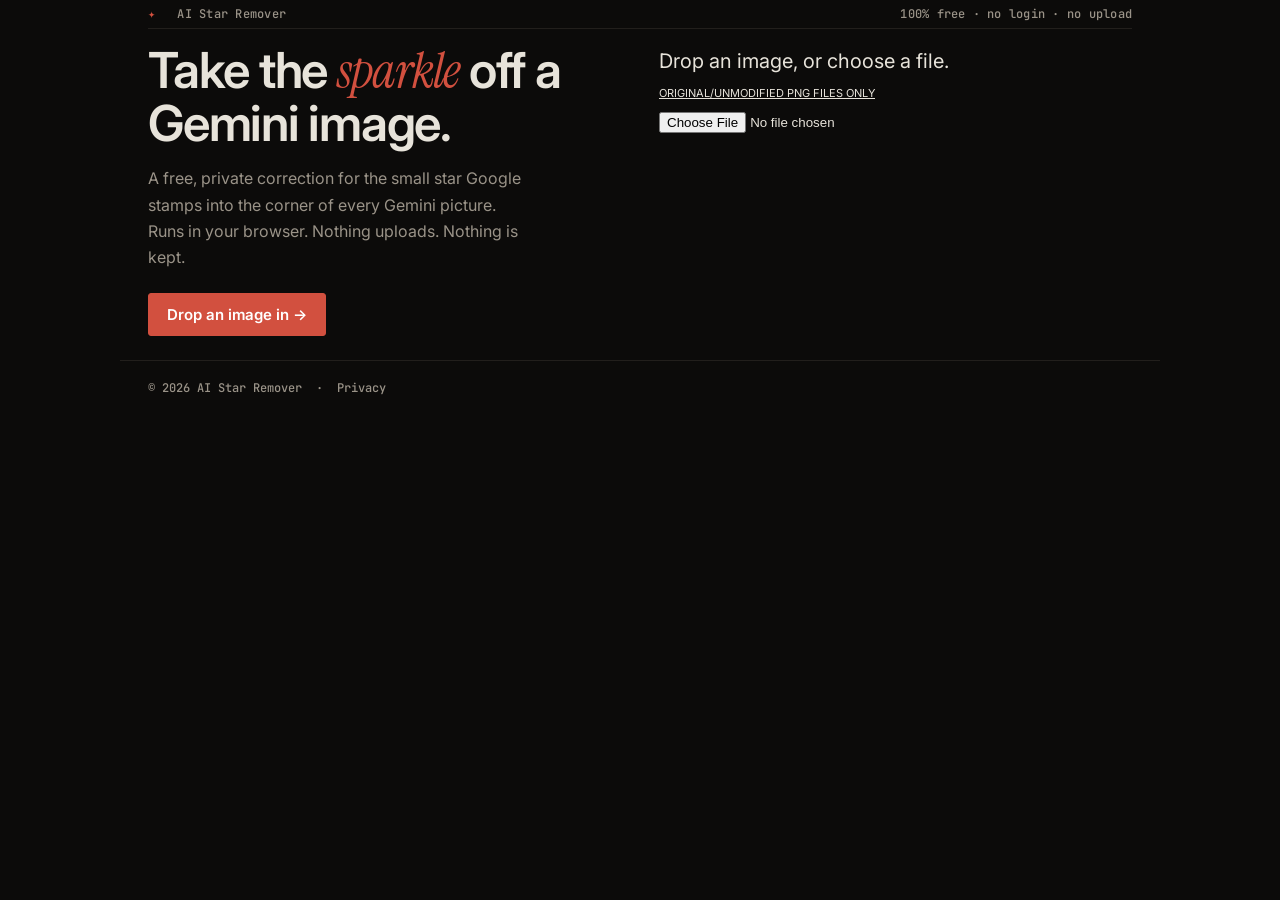
<file: index.html>
<!DOCTYPE html>
<html lang="en">
<head>
  <meta charset="utf-8">
  <meta name="viewport" content="width=device-width, initial-scale=1">
  <title>AI Star Remover — take the sparkle off a Gemini image</title>
  <meta name="description" content="Remove the Google Gemini star watermark from an image. Free, instant, 100% private — the image is processed in your browser and never uploaded.">
  <meta property="og:title" content="AI Star Remover — take the sparkle off a Gemini image">
  <meta property="og:description" content="100% in-browser. No upload, no logs, nothing stored.">
  <meta property="og:type" content="website">
  <link rel="stylesheet" href="style.css">
  <!-- GoatCounter — privacy-friendly, no cookies -->
  <script data-goatcounter="https://mordillo98.goatcounter.com/count" async src="https://gc.zgo.at/count.js"></script>
</head>
<body>

<header>
  <nav class="plate-strip" aria-label="site navigation">
    <span class="mark">✦</span>
    <span>AI Star Remover</span>
    <span class="spacer"></span>
    <span class="badge">100% free · no login · no upload</span>
  </nav>
</header>

<main>

  <!-- HERO + TOOL in one viewport. Left: headline/lead/CTA. Right: drop + preview. ─ -->
  <section class="hero-tool">
    <div class="hero-left">
      <h1>Take the <em>sparkle</em> off a Gemini image.</h1>
      <p class="lead">A free, private correction for the small star Google stamps into the corner of every Gemini picture. Runs in your browser. Nothing uploads. Nothing is kept.</p>
      <button class="btn-purp" onclick="document.getElementById('file').click()">Drop an image in →</button>
    </div>

    <div class="hero-right">
      <label class="drop" id="drop" for="file">
        <span class="verb">Drop an image, or choose a file.</span>
        <span class="note">ORIGINAL/UNMODIFIED PNG FILES ONLY</span>
        <input id="file" type="file" accept="image/png">
      </label>
      <div class="preview" id="preview"></div>
      <div class="status" id="status"></div>
    </div>
  </section>

  <!-- Page ends here, by design. Method & reading live on the blog. -->

</main>

<footer>© <span id="yr"></span> AI Star Remover &nbsp;·&nbsp; <a href="privacy">Privacy</a></footer>


<script>
// ── The tool: reverse alpha blend, client-side. Smart star detection. ──
(async function () {
  function loadAlphaCanvas(src,n){return new Promise((res,rej)=>{const i=new Image();i.onload=()=>{const c=document.createElement('canvas');c.width=c.height=n;c.getContext('2d').drawImage(i,0,0,n,n);res(c);};i.onerror=rej;i.src=src;});}
  function tryLoadAlphaCanvas(src,n){return new Promise((res)=>{const i=new Image();i.onload=()=>{const c=document.createElement('canvas');c.width=c.height=n;c.getContext('2d').drawImage(i,0,0,n,n);res(c);};i.onerror=()=>res(null);i.src=src;});}
  const [a48,a96,a48p,a96p]=await Promise.all([
    loadAlphaCanvas('assets/bg_48.png',48),
    loadAlphaCanvas('assets/bg_96.png',96),
    tryLoadAlphaCanvas('assets/bg_48_pro.png',48),
    tryLoadAlphaCanvas('assets/bg_96_pro.png',96),
  ]);
  // ponytail: two alpha maps — old (legacy) + Pro (current Gemini 2 & Pro)

  // Pre-build offsets AND full template data for NCC verification
  function buildOffsetsAndTemplate(canvas, n) {
    const ad = canvas.getContext('2d').getImageData(0, 0, n, n).data;
    const tmpl = new Float32Array(n * n);
    let tmplSum = 0;
    for (let r = 0; r < n; r++) {
      for (let c = 0; c < n; c++) {
        const raw = ad[(r * n + c) * 4];  // 0-255 alpha map value
        tmpl[r * n + c] = raw;
        tmplSum += raw;
      }
    }
    const total = n * n;
    const tmplMean = tmplSum / total;
    const tmplSub = new Float32Array(total);
    let tmplVar = 0;
    for (let i = 0; i < total; i++) {
      const v = tmpl[i] - tmplMean;
      tmplSub[i] = v;
      tmplVar += v * v;
    }
    const tmplStd = Math.sqrt(tmplVar);
    return { n, alphaData: ad, tmpl, tmplMean, tmplSub, tmplStd };
  }
  // ponytail: dual alpha maps — old for legacy star, new for Gemini's updated watermark
  const maps48 = [buildOffsetsAndTemplate(a48, 48)];
  const maps96 = [buildOffsetsAndTemplate(a96, 96)];
  if (a48p) maps48.push(buildOffsetsAndTemplate(a48p, 48));
  if (a96p) maps96.push(buildOffsetsAndTemplate(a96p, 96));

  const drop=document.getElementById('drop'),fileInput=document.getElementById('file');
  fileInput.value=''; // clear any Firefox-restored file on reload
  const statusEl=document.getElementById('status'),previewEl=document.getElementById('preview');
  let srcBitmap=null,srcName=null,srcUrl=null,timer=null,lastOutUrl=null;

  function setStatus(m,c){statusEl.textContent=m||'';statusEl.className='status'+(c?' '+c:'');}
  function revokeOut(){ if(lastOutUrl){URL.revokeObjectURL(lastOutUrl);lastOutUrl=null;} }
  function armClear(){ if(timer)clearTimeout(timer); timer=setTimeout(()=>clear(true),30*1000); }
  function clearTimerObj(){ if(timer){clearTimeout(timer);timer=null;} if(srcUrl){URL.revokeObjectURL(srcUrl);srcUrl=null;} }

  function loadFile(file,native){
    if(!file)return;
    if(file.type!=='image/png' && !/\.png$/i.test(file.name)){
      setStatus('PNG files only.','err');return;
    }
    if(!native){const dt=new DataTransfer();dt.items.add(file);fileInput.files=dt.files;}
    clearTimerObj();revokeOut();previewEl.innerHTML='';
    srcName=file.name;
    createImageBitmap(file).then(b=>{
      srcBitmap=b;
      if(srcUrl)URL.revokeObjectURL(srcUrl);
      srcUrl=URL.createObjectURL(file);
      setStatus(`Processing ${file.name}…`);
      remove();
    }).catch(e=>setStatus('Could not load: '+e.message,'err'));
  }
  document.addEventListener('dragover',e=>{e.preventDefault();drop.classList.add('drag');});
  document.addEventListener('dragleave',e=>{if(!e.relatedTarget&&e.clientX===0&&e.clientY===0)drop.classList.remove('drag');});
  document.addEventListener('drop',e=>{e.preventDefault();drop.classList.remove('drag');loadFile(e.dataTransfer.files[0]);});
  fileInput.addEventListener('change',e=>loadFile(e.target.files[0],true));
  fileInput.addEventListener('drop',e=>{e.preventDefault();e.stopPropagation();loadFile(e.dataTransfer.files[0]);});
  // Normalized cross-correlation (NCC) at a position — same as TM_CCOEFF_NORMED
  function nccScore(gray, w, x, y, off) {
    const { n, tmplSub, tmplStd } = off;
    const total = n * n;
    // Pass 1: patch mean
    let psum = 0;
    for (let r = 0; r < n; r++) {
      const rowBase = (y + r) * w + x;
      for (let c = 0; c < n; c++) psum += gray[rowBase + c];
    }
    const pmean = psum / total;
    // Pass 2: dot product and patch std
    let dot = 0, pvar = 0;
    for (let r = 0; r < n; r++) {
      const rowBase = (y + r) * w + x;
      for (let c = 0; c < n; c++) {
        const pv = gray[rowBase + c] - pmean;
        dot += pv * tmplSub[r * n + c];
        pvar += pv * pv;
      }
    }
    const pstd = Math.sqrt(pvar);
    if (pstd < 1e-10 || tmplStd < 1e-10) return 0;
    return dot / (pstd * tmplStd);
  }

  // Binary-search optimal alpha scale to avoid black pixels
  // ponytail: Gemini changes opacity over time — this adapts per image
  function findOptimalScale(data, w, x, y, off) {
    const { n, alphaData } = off;
    const TH = 0.002, MAXA = 0.99, L = 255;
    let lo = 0.05, hi = 1.0;
    for (let iter = 0; iter < 15; iter++) {
      const mid = (lo + hi) / 2;
      let neg = 0, total = 0;
      for (let r = 0; r < n; r++) {
        for (let c = 0; c < n; c++) {
          const a = (alphaData[(r * n + c) * 4] / 255) * mid;
          if (a < TH) continue;
          const am = Math.min(a, MAXA);
          const px = ((y + r) * w + (x + c)) * 4;
          for (let ch = 0; ch < 3; ch++) {
            const wm = data[px + ch];
            if (wm <= 5) continue;  // skip already-black pixels
            const orig = (wm - am * L) / (1 - am);
            total++;
            if (orig < 0) neg++;
          }
        }
      }
      if (total === 0) { lo = mid; continue; }
      if (neg / total < 0.005) lo = mid;  // <0.5% black → try higher
      else hi = mid;
    }
    return lo;
  }

  // ponytail: position formula — star is at (w-margin-n, h-margin-n)
  // Margins: 192 (current Gemini) or 64 (legacy). Try both × both alphas, pick best NCC.
  function findStarPosition(gray, w, h, maps, n) {
    const margins = n === 96 ? [192, 64] : [96, 32];
    let best = { score: -999, x: 0, y: 0, off: maps[0] };
    for (const margin of margins) {
      const px = w - margin - n, py = h - margin - n;
      if (px < 0 || py < 0) continue;
      maps.forEach((off, i) => {
        const score = nccScore(gray, w, px, py, off);
        // ponytail: prefer Pro (index 1) on near-ties at margin 192 only
        const isPro = i > 0;
        if (score > best.score + 0.05 || (score > best.score - 0.05 && isPro && margin === 192))
          best = { score, x: px, y: py, off };
      });
    }
    return best;
  }

  function remove(){
    if(!srcBitmap)return;
    setStatus('Scanning for watermark…');
    const w=srcBitmap.width,h=srcBitmap.height;
    const canvas=document.createElement('canvas');canvas.width=w;canvas.height=h;
    const ctx=canvas.getContext('2d');ctx.drawImage(srcBitmap,0,0);
    const imgData=ctx.getImageData(0,0,w,h),data=imgData.data;
    const large=w>1024&&h>1024, maps=large?maps96:maps48, n=maps[0].n;

    // Build grayscale array
    const gray = new Float32Array(w * h);
    const len = w * h;
    for (let i = 0; i < len; i++) {
      const j = i * 4;
      gray[i] = 0.299 * data[j] + 0.587 * data[j + 1] + 0.114 * data[j + 2];
    }

    // Find star: position formula (margins 192/64) × both alpha maps, pick best NCC
    const pos = findStarPosition(gray, w, h, maps, n);
    const off = pos.off;
    let x0 = pos.x, y0 = pos.y;
    console.log('star: (' + x0 + ',' + y0 + ') ncc=' + pos.score.toFixed(3));
    if(x0<0||y0<0){setStatus('Image too small.','err');return;}

    setStatus(`Removing watermark at (${x0},${y0})…`);
    const ad=off.alphaData;
    const TH=0.002,MAXA=0.99,L=255;let changed=0;

    // Auto-scale alpha to avoid black pixels (Gemini changes opacity)
    const scale = findOptimalScale(data, w, x0, y0, off);
    console.log('alpha scale:', scale.toFixed(3));

    for(let r=0;r<n;r++){
      for(let c=0;c<n;c++){
        let alpha=(ad[(r*n+c)*4]/255)*scale; if(alpha<TH)continue; alpha=Math.min(alpha,MAXA);
        const px=((y0+r)*w+(x0+c))*4;
        for(let k=0;k<3;k++){
          const wm=data[px+k],o=(wm-alpha*L)/(1-alpha),v=Math.max(0,Math.min(255,Math.round(o)));
          if(Math.abs(v-wm)>5)changed++; data[px+k]=v;
        }
      }
    }
    ctx.putImageData(imgData,0,0);
    canvas.toBlob(blob=>{
      revokeOut();
      lastOutUrl=URL.createObjectURL(blob);
      const base=srcName.replace(/\.[^.]+$/,'');
      const a=document.createElement('a');a.href=lastOutUrl;a.download=base+'_clean.png';
      const beforeUrl=srcUrl;

      previewEl.innerHTML =
        `<div class="ba">
           <div class="frame"><img src="${beforeUrl}" alt="before"><span class="tag">before</span></div>
           <div class="frame"><img src="${lastOutUrl}" alt="after"><span class="tag ok">after · ✓</span></div>
         </div>
         <div class="row"><button class="btn-dl" id="dl">Download the clean image</button><button class="btn-purp" id="again">CLEAR</button><span class="timer" id="t">auto-clears in 30s</span></div>`;
      document.getElementById('dl').onclick=()=>a.click();
      document.getElementById('again').onclick=()=>clear(false);
      setStatus('');
      (function(){let s=30;const el=document.getElementById('t');const iv=setInterval(()=>{s--;if(s<=0){clearInterval(iv);return;}el.textContent=`auto-clears in ${s}s`;},1000);})();
      armClear();
    },'image/png');
  }
  function clear(auto){
    clearTimerObj();revokeOut();previewEl.innerHTML='';
    srcBitmap=null;srcName=null;fileInput.value='';
    setStatus('');
  }
})();
document.getElementById('yr').textContent=new Date().getFullYear();
</script>
</body>
</html>
</file>
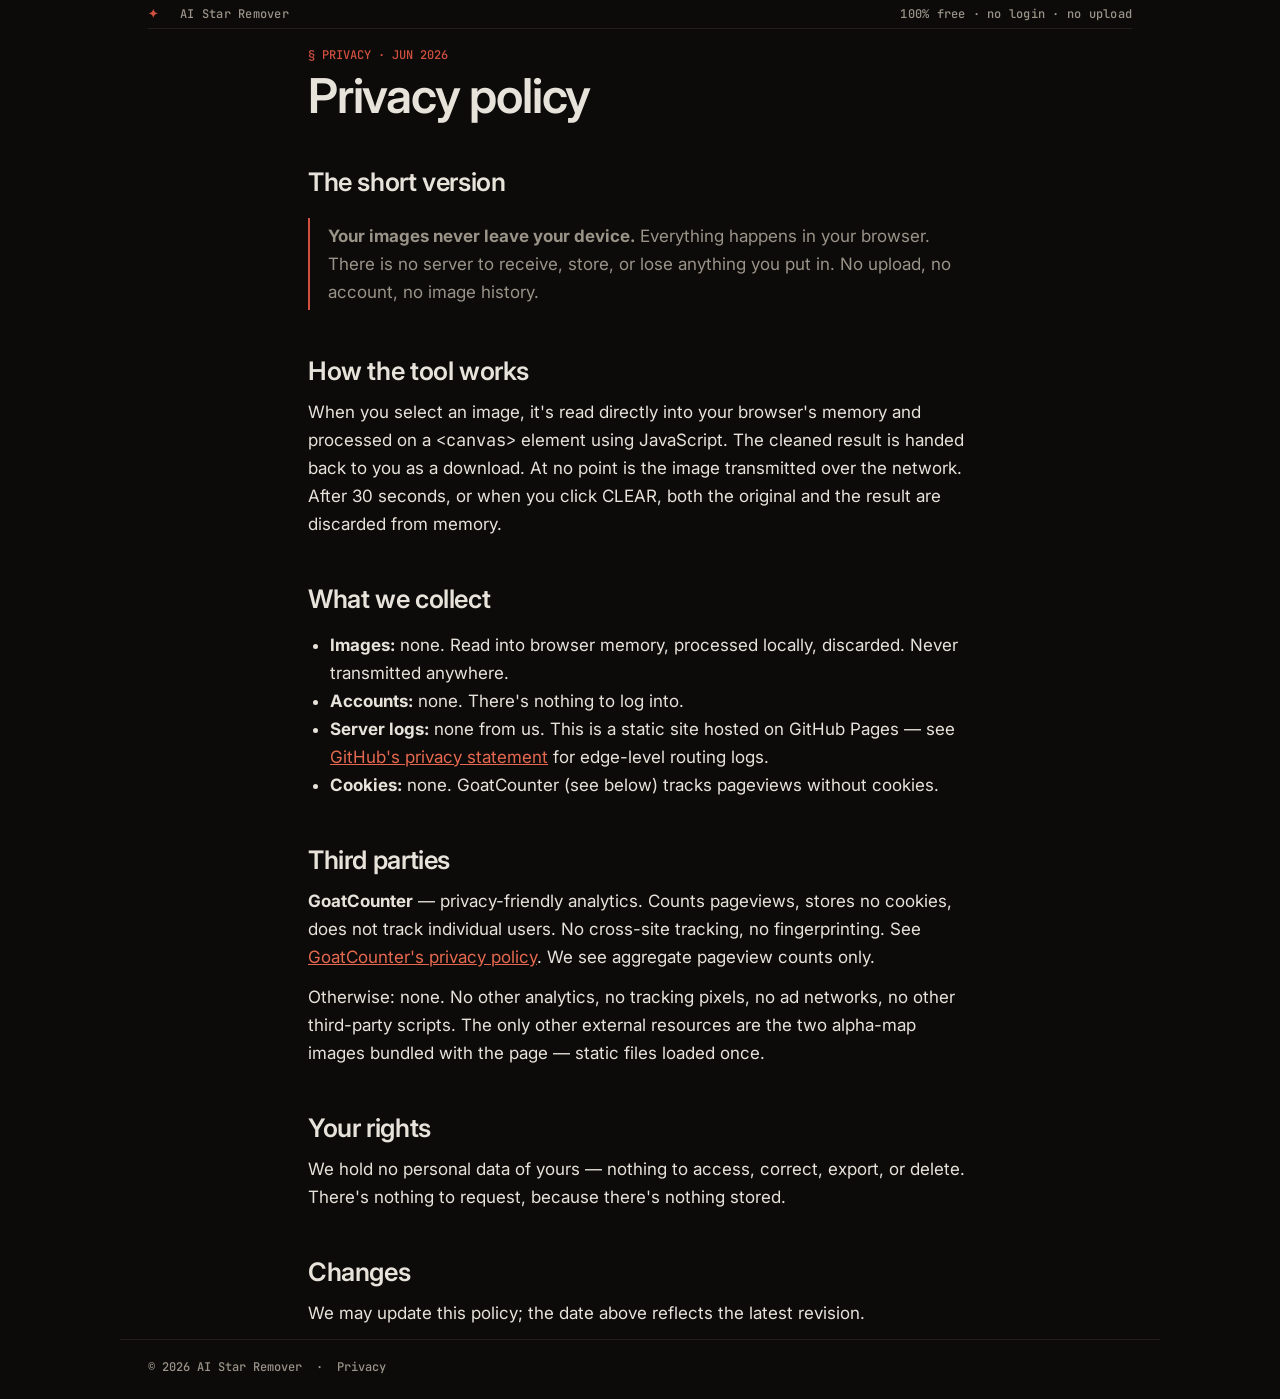
<file: privacy.html>
<!DOCTYPE html>
<html lang="en">
<head>
  <meta charset="utf-8">
  <meta name="viewport" content="width=device-width, initial-scale=1">
  <title>Privacy — AI Star Remover</title>
  <meta name="description" content="100% private. Images never leave your browser. No upload, no login, no cookies, no tracking, no accounts.">
  <link rel="stylesheet" href="style.css">
  <!-- GoatCounter — privacy-friendly, no cookies -->
  <script data-goatcounter="https://mordillo98.goatcounter.com/count" async src="https://gc.zgo.at/count.js"></script>
</head>
<body>

<header>
  <nav class="plate-strip" aria-label="site navigation">
    <span class="mark">✦</span><a href="index.html">AI Star Remover</a><span class="spacer"></span>
    <span class="badge">100% free · no login · no upload</span>
  </nav>
</header>

<main class="prose wrap" style="max-width:720px">
  <div class="kicker" style="margin:18px 0 8px;color:var(--ember);font:500 12px 'JetBrains Mono',monospace">§ PRIVACY · JUN 2026</div>
  <h1 style="font-size:clamp(2rem,5vw,3rem);margin:0 0 22px">Privacy policy</h1>

  <h2>The short version</h2>
  <div class="callout"><b>Your images never leave your device.</b> Everything happens in your browser. There is no server to receive, store, or lose anything you put in. No upload, no account, no image history.</div>

  <h2>How the tool works</h2>
  <p>When you select an image, it's read directly into your browser's memory and processed on a <span class="mono">&lt;canvas&gt;</span> element using JavaScript. The cleaned result is handed back to you as a download. At no point is the image transmitted over the network. After 30 seconds, or when you click CLEAR, both the original and the result are discarded from memory.</p>

  <h2>What we collect</h2>
  <ul>
    <li><b>Images:</b> none. Read into browser memory, processed locally, discarded. Never transmitted anywhere.</li>
    <li><b>Accounts:</b> none. There's nothing to log into.</li>
    <li><b>Server logs:</b> none from us. This is a static site hosted on GitHub Pages — see <a href="https://docs.github.com/en/site-policy/privacy-policies/github-privacy-statement" target="_blank" rel="noopener">GitHub's privacy statement</a> for edge-level routing logs.</li>
    <li><b>Cookies:</b> none. GoatCounter (see below) tracks pageviews without cookies.</li>
  </ul>

  <h2>Third parties</h2>
  <p><b>GoatCounter</b> — privacy-friendly analytics. Counts pageviews, stores no cookies, does not track individual users. No cross-site tracking, no fingerprinting. See <a href="https://www.goatcounter.com/privacy" target="_blank" rel="noopener">GoatCounter's privacy policy</a>. We see aggregate pageview counts only.</p>
  <p>Otherwise: none. No other analytics, no tracking pixels, no ad networks, no other third-party scripts. The only other external resources are the two alpha-map images bundled with the page — static files loaded once.</p>

  <h2>Your rights</h2>
  <p>We hold no personal data of yours — nothing to access, correct, export, or delete. There's nothing to request, because there's nothing stored.</p>

  <h2>Changes</h2>
  <p>We may update this policy; the date above reflects the latest revision.</p>
</main>

<footer>© <span id="yr"></span> AI Star Remover &nbsp;·&nbsp; <a href="privacy">Privacy</a></footer>
<script>document.getElementById('yr').textContent=new Date().getFullYear();</script>
</body>
</html>
</file>
<file: style.css>
/* ── AI Star Remover — shared theme.
   Black, minimal. Warm near-black (not the cold #0a0a0c AI default), one
   ember-red accent, three type roles: sans / mono / serif-italic.
   Intent: a quiet darkroom, not a SaaS dashboard. ── */

@import url('https://fonts.googleapis.com/css2?family=Inter:wght@400;500;600;700&family=JetBrains+Mono:wght@400;500&family=Instrument+Serif:ital@0;1&display=swap');

:root {
  --bg:     #0c0b0a;   /* warm near-black, not #0a0a0c */
  --bg-2:   #131210;   /* one shade up, for surfaces */
  --ink:    #e7e3da;   /* warm paper-white for text */
  --ink-2:  #9a9388;
  --muted:  #6a645b;
  --rule:   #221f1c;
  --ember:  #d2503f;   /* safelight red — the one accent */
  --ember-2:#e6694f;
  --ok:     #7fae6a;
}
* { box-sizing:border-box; }
html { scroll-behavior:smooth; }
body {
  margin:0; background:var(--bg); color:var(--ink);
  font:17px/1.65 'Inter',system-ui,sans-serif;
  -webkit-font-smoothing:antialiased; text-rendering:optimizeLegibility;
}
.mono { font-family:'JetBrains Mono',ui-monospace,monospace; }
.serif { font-family:'Instrument Serif',serif; font-weight:400; }

.wrap, header, main, footer { max-width:1040px; margin:0 auto; padding:0 28px; }

/* ── Nav: thin strip, exact-width links in a row. Minimal. ── */
header { padding-top:8px; }
.plate-strip {
  display:flex; align-items:center; gap:22px;
  border-bottom:1px solid var(--rule);
  padding:0 0 8px; margin-bottom:16px;
  font:500 12px/1 'JetBrains Mono',monospace; letter-spacing:0.02em;
  color:var(--ink-2); overflow-x:auto; white-space:nowrap;
}
.plate-strip .mark { color:var(--ember); font-weight:600; }
.plate-strip a { color:var(--ink-2); text-decoration:none; }
.plate-strip a:hover { color:var(--ember); }
.plate-strip .spacer { flex:1; }
.plate-strip .coord { color:var(--muted); }
.plate-strip .badge { color:var(--ink-2); white-space:nowrap; }

h1 { font-weight:600; letter-spacing:-0.025em; line-height:1.04; }
h2 { font-weight:600; letter-spacing:-0.015em; line-height:1.15; }
a { color:var(--ember-2); }

/* ── Hero + tool in one viewport. Left: headline/lead/CTA. Right: drop + preview. ── */
.hero-tool { display:grid; grid-template-columns:1fr 1fr; gap:38px; align-items:start; margin-bottom:24px; }
.hero-left h1 { font-size:clamp(2rem,4vw,3.1rem); margin:0 0 16px; }
.hero-left h1 em { font-family:'Instrument Serif',serif; font-style:italic; font-weight:400; color:var(--ember); }
.hero-left p.lead { font-size:1rem; color:var(--ink-2); max-width:38ch; margin:0 0 22px; }

.hero-right { display:flex; flex-direction:column; gap:14px; }
.hero-right .drop { padding:0 0 2px; display:flex; flex-direction:column; align-items:flex-start; gap:6px; }
.hero-right .drop .verb { font-size:1.25rem; display:block; }
.hero-right .drop .note { font-size:11px; display:block; text-decoration:underline; }
.hero-right .drop input[type=file] { margin-top:4px; max-width:320px; }

/* ── Preview frames: fixed-height boxes so big images never cause scroll. ── */
.preview .frame { position:relative; height:154px; border:none; border-radius:0; overflow:hidden; background:transparent; display:flex; align-items:center; justify-content:center; }
.preview .frame img { max-width:100%; max-height:100%; object-fit:contain; display:block; }
.preview .frame .tag { position:absolute; top:6px; left:6px; font:500 10px/1 'JetBrains Mono',monospace; color:var(--muted); background:rgba(12,11,10,.72); padding:2px 5px; border-radius:2px; }
.preview .frame .tag.ok { color:var(--ok); }
.preview img { max-width:100%; border-radius:3px; display:block; }
.preview .ba { display:grid; grid-template-columns:1fr 1fr; gap:10px; }

/* ── Inline controls in the hero-right column ── */
.hero-right .status { font:500 12px/1.3 'JetBrains Mono',monospace; color:var(--ink-2); min-height:1.1em; }
.hero-right .status.ok { color:var(--ok); } .hero-right .status.err { color:var(--ember); }

.panel { font:500 13px/1.6 'JetBrains Mono',monospace; color:var(--ink-2); margin-top:20px; }
.panel dt { color:var(--muted); margin-top:14px; }
.panel dt:first-child { margin-top:0; }
.panel dd { margin:2px 0 0; }
.panel .ok { color:var(--ok); }
.panel .err { color:var(--ember); }

button, .btn {
  font:600 15px 'Inter',sans-serif; cursor:pointer; border:1px solid var(--rule);
  background:transparent; color:var(--ink); padding:11px 18px; border-radius:3px;
  transition:color .15s, border-color .15s;
}
button:hover, .btn:hover { color:var(--ember); border-color:var(--ember); }
.btn-go { background:var(--ember); color:#fff; border-color:var(--ember); }
.btn-go:hover { background:var(--ember-2); border-color:var(--ember-2); color:#fff; }
.btn-cl { border-color:var(--rule); color:var(--ink-2); }
.btn-dl { background:var(--ok); color:#fff; border-color:var(--ok); transition:background .15s, border-color .15s; }
.btn-dl:hover { background:#96c97e; border-color:#96c97e; color:#fff; }
.btn-purp { background:var(--ember); color:#fff; border-color:var(--ember); }
.btn-purp:hover { background:var(--ember-2); border-color:var(--ember-2); color:#fff; }
.row { display:flex; gap:12px; flex-wrap:nowrap; align-items:center; margin:18px 0 0; }
.timer { font:500 12px 'JetBrains Mono',monospace; color:var(--ok); white-space:nowrap; }
.status { font:500 13px 'JetBrains Mono',monospace; color:var(--ink-2); min-height:1.4em; }
.hidden { display:none; }

/* ── Sections ── */
.section { margin-bottom:88px; }
.section .kicker { font:500 12px 'JetBrains Mono',monospace; color:var(--ember); margin-bottom:14px; }
.aside-grid { display:grid; grid-template-columns:5fr 7fr; gap:48px; }
.aside-grid .narrow { color:var(--ink-2); }
.callout { border-left:2px solid var(--ember); padding:4px 0 4px 18px; margin:22px 0; color:var(--ink-2); }
.callout em { font-family:'Instrument Serif',serif; font-style:italic; color:var(--ink); }
code { font-family:'JetBrains Mono',monospace; font-size:.9em; background:var(--bg-2); padding:1px 5px; border-radius:2px; }
pre { background:var(--bg-2); color:var(--ink); border:1px solid var(--rule); border-radius:3px; padding:16px 18px; overflow-x:auto; font:500 13px/1.5 'JetBrains Mono',monospace; }
pre code { background:none; padding:0; color:inherit; }

.prose h2 { margin:1.8em 0 .5em; }
.prose p { margin:.7em 0; }
.prose ul, .prose ol { padding-left:1.3em; }
.prose img { max-width:100%; border-radius:3px; }
.prose .lead { font-size:1.18rem; color:var(--ink); }

.tble { width:100%; border-collapse:collapse; font-size:.95rem; }
.tble th, .tble td { text-align:left; padding:10px 12px; border-bottom:1px solid var(--rule); }
.tble th { font:600 12px 'JetBrains Mono',monospace; color:var(--muted); letter-spacing:0; }

/* ── Reading list ── */
.reading { border-top:1px solid var(--rule); padding-top:8px; }
.reading a {
  display:grid; grid-template-columns:54px 1fr 130px; gap:18px; align-items:baseline;
  text-decoration:none; color:var(--ink); padding:18px 0; border-bottom:1px solid var(--rule);
  transition:color .15s;
}
.reading a:hover .ttl { color:var(--ember); }
.reading .no { font:500 12px 'JetBrains Mono',monospace; color:var(--muted); }
.reading .ttl { font-weight:600; letter-spacing:-0.01em; }
.reading .dsc { font-size:.85rem; color:var(--ink-2); margin-top:3px; }
.reading .kind { font:500 12px 'JetBrains Mono',monospace; color:var(--ember); text-align:right; }

footer { border-top:1px solid var(--rule); margin-top:8px; padding:18px 28px 22px;
  font:500 12px/1.6 'JetBrains Mono',monospace; color:var(--ink-2); }
footer a { color:var(--ink-2); text-decoration:none; }
footer a:hover { color:var(--ember); }

@media (max-width:760px){
  .hero-tool { grid-template-columns:1fr; gap:32px; }
  .aside-grid { grid-template-columns:1fr; gap:32px; }
  .reading a { grid-template-columns:40px 1fr; }
  .reading .kind { display:none; }
  .preview .ba { grid-template-columns:1fr; }
  .plate-strip { margin-bottom:16px; gap:16px; }
  .preview .frame { height:168px; border:none; }
}
</file>
